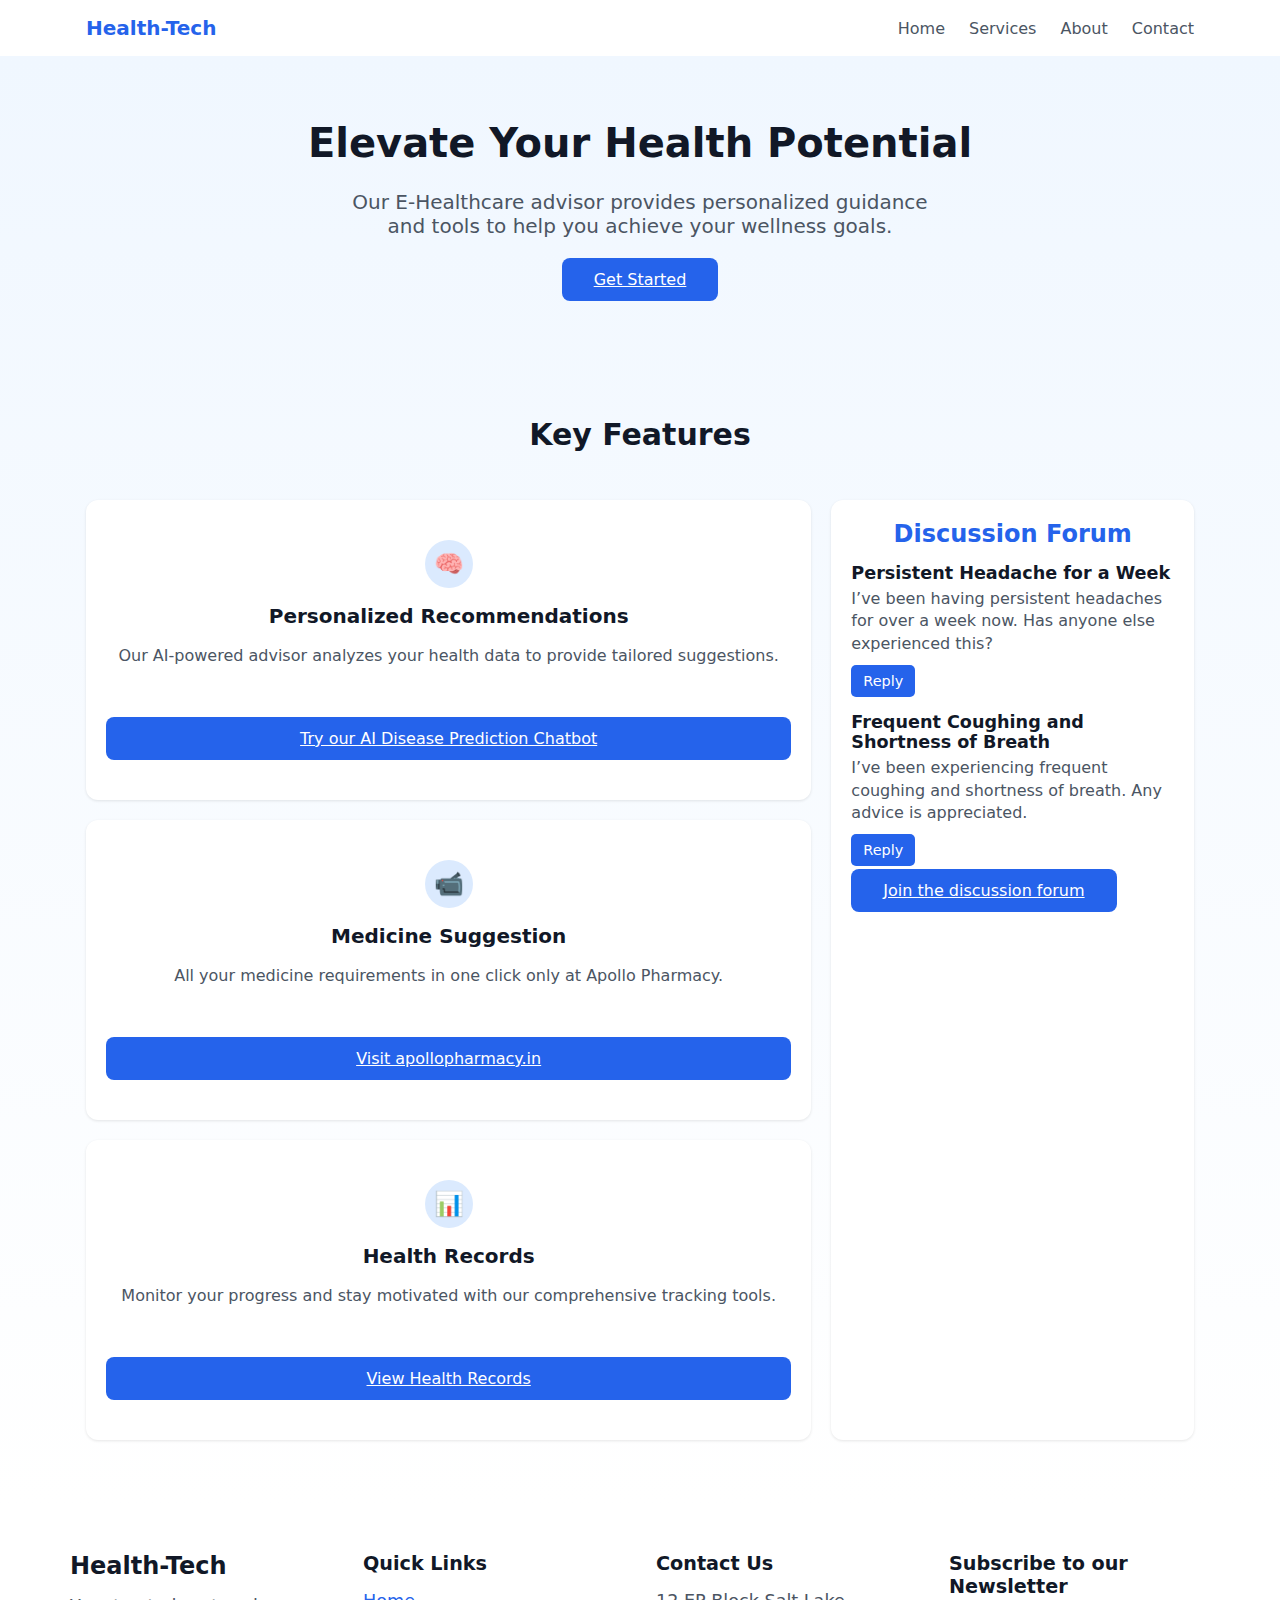
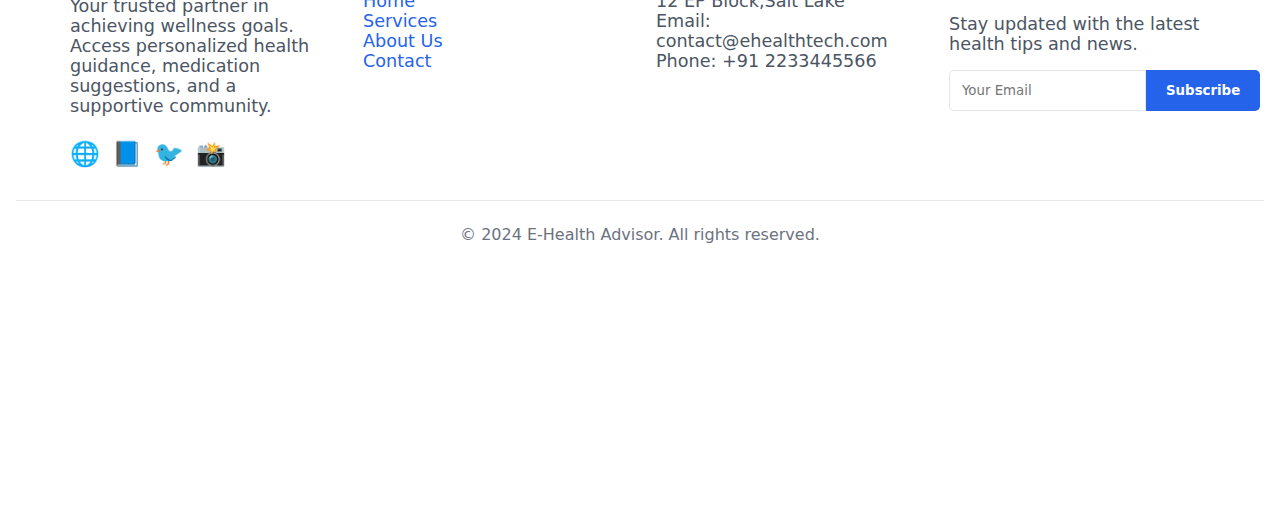
<file: index.html>
<!DOCTYPE html>
<html lang="en">
<head>
    <meta charset="UTF-8">
    <meta name="viewport" content="width=device-width, initial-scale=1.0">
    <title>Health-Tech</title>
    <style>
        * {
            margin: 0;
            padding: 0;
            box-sizing: border-box;
            font-family: system-ui, -apple-system, sans-serif;
        }

        .nav {
            background: white;
            box-shadow: 0 1px 2px rgba(0, 0, 0, 0.1);
            padding: 1rem 0;
        }

        .nav-container {
            max-width: 1140px;
            margin: 0 auto;
            padding: 0 1rem;
            display: flex;
            justify-content: space-between;
            align-items: center;
        }

        .logo {
            font-size: 1.25rem;
            font-weight: bold;
            color: #2563eb;
        }

        .nav-links {
            display: flex;
            gap: 1.5rem;
        }

        .nav-links a {
            color: #4b5563;
            text-decoration: none;
            transition: color 0.2s;
        }

        .nav-links a:hover {
            color: #2563eb;
        }

        .main {
            min-height: 100vh;
            background: linear-gradient(to bottom, #f0f7ff, white);
        }

        .hero {
            max-width: 1140px;
            margin: 0 auto;
            padding: 4rem 1rem;
            text-align: center;
        }

        .hero h1 {
            font-size: 2.5rem;
            color: #111827;
            margin-bottom: 1.5rem;
            font-weight: bold;
        }

        .hero p {
            font-size: 1.25rem;
            color: #4b5563;
            margin-bottom: 2rem;
            max-width: 36rem;
            margin-left: auto;
            margin-right: auto;
        }

        .btn {
            background: #2563eb;
            color: white;
            padding: 0.75rem 2rem;
            border-radius: 0.5rem;
            border: none;
            font-size: 1rem;
            cursor: pointer;
            transition: background-color 0.2s;
        }

        .btn:hover {
            background: #1d4ed8;
        }

        .features {
            max-width: 1140px;
            margin: 0 auto;
            padding: 4rem 1rem;
        }

        .features h2 {
            font-size: 1.875rem;
            text-align: center;
            margin-bottom: 3rem;
            color: #111827;
        }

        .features-container {
            display: grid;
            grid-template-columns: 2fr 1fr;
            gap: 20px;
        }

        .features-grid {
            display: grid;
            grid-template-columns: 1fr;
            gap: 20px;
        }

        .feature-card {
            display: flex;
            flex-direction: column;
            justify-content: space-between;
            background: white;
            border-radius: 0.75rem;
            padding: 40px 20px;
            min-height: 300px;
            text-align: center;
            box-shadow: 0 1px 3px rgba(0, 0, 0, 0.1);
            transition: box-shadow 0.2s;
        }

        .feature-card:hover {
            box-shadow: 0 4px 6px rgba(0, 0, 0, 0.1);
        }

        .feature-icon {
            width: 3rem;
            height: 3rem;
            background: #dbeafe;
            border-radius: 50%;
            display: flex;
            align-items: center;
            justify-content: center;
            margin: 0 auto 1rem;
            font-size: 1.5rem;
        }

        .feature-card h3 {
            font-size: 1.25rem;
            color: #111827;
            margin-bottom: 1rem;
        }

        .feature-card p {
            color: #4b5563;
            line-height: 1.5;
        }
        .feature-card .btn {
            margin-top: auto; 
        }
        .discussion-forum {
            background: white;
            border-radius: 0.75rem;
            padding: 20px;
            min-height: 300px;
            box-shadow: 0 1px 3px rgba(0, 0, 0, 0.1);
        }

        .discussion-forum h3 {
            color: #2563eb;
            font-size: 1.5rem;
            margin-bottom: 15px;
            text-align: center;
        }

        .forum-post {
            margin-bottom: 15px;
        }

        .forum-post h4 {
            font-size: 1.1rem;
            color: #111827;
            margin-bottom: 5px;
        }

        .forum-post p {
            color: #4b5563;
            line-height: 1.4;
        }

        .reply-button {
            background: #2563eb;
            color: white;
            padding: 8px 12px;
            border: none;
            border-radius: 5px;
            font-size: 0.9rem;
            cursor: pointer;
            transition: background-color 0.2s;
            margin-top: 10px;
        }

        .reply-button:hover {
            background: #1d4ed8;
        }

        @media (max-width: 768px) {
            .features-container {
                grid-template-columns: 1fr;
            }

            .nav-links {
                display: none;
            }

            .hero h1 {
                font-size: 2rem;
            }
        } (Existing CSS styles...) */
    </style>
</head>
<body>
    <nav class="nav">
        <div class="nav-container">
            <div class="logo">Health-Tech</div>
            <div class="nav-links">
                <a href="index.html">Home</a>
                <a href="services.html">Services</a>
                <a href="about.html">About</a>
                <a href="contact.html">Contact</a>
            </div>
        </div>
    </nav>

    <main class="main">
        <section class="hero">
            <h1>Elevate Your Health Potential</h1>
            <p>Our E-Healthcare advisor provides personalized guidance and tools to help you achieve your wellness goals.</p>
            <a href="login.html" class="btn service-button">Get Started</a>
        </section>

        <section class="features">
            <h2>Key Features</h2>
            <div class="features-container">
                <div class="features-grid">
                    <div class="feature-card">
                        <div class="feature-icon">🧠</div>
                        <h3>Personalized Recommendations</h3>
                        <p>Our AI-powered advisor analyzes your health data to provide tailored suggestions.</p>
                        <a href="chatbot.html" class="btn service-button">Try our AI Disease Prediction Chatbot</a>
                    </div>
                    <div class="feature-card">
                        <div class="feature-icon">📹</div>
                        <h3>Medicine Suggestion</h3>
                        <p>All your medicine requirements in one click only at Apollo Pharmacy.</p>
                        <a href="https://www.apollopharmacy.in/" target="_blank" class="btn">Visit apollopharmacy.in</a>
                    </div>
                    <div class="feature-card">
                        <div class="feature-icon">📊</div>
                        <h3>Health Records</h3>
                        <p>Monitor your progress and stay motivated with our comprehensive tracking tools.</p>
                        <a href="records.html" class="btn service-button">View Health Records</a>
                    </div>
                </div>

               <div class="discussion-forum">
                    <h3>Discussion Forum</h3>
                    <div class="forum-post">
                        <h4>Persistent Headache for a Week</h4>
                        <p>I’ve been having persistent headaches for over a week now. Has anyone else experienced this?</p>
                        <button class="reply-button">Reply</button>
                    </div>
                    <div class="forum-post">
                        <h4>Frequent Coughing and Shortness of Breath</h4>
                        <p>I’ve been experiencing frequent coughing and shortness of breath. Any advice is appreciated.</p>
                        <button class="reply-button">Reply</button>
                    </div>
                    
                    <a href="forum.html" class="btn service-button">Join the discussion forum</a>
                </div>
          </div>
        </section>
    </main>
</body>
<!-- Footer Section -->
<footer style="background: white; color: #111827; padding: 3rem 1rem; font-size: 1rem;">
    <div style="max-width: 1140px; margin: 0 auto; display: flex; flex-wrap: wrap; justify-content: space-between; gap: 2rem;">

        <div style="flex: 1; min-width: 250px;">
            <h3 style="font-size: 1.5rem; margin-bottom: 1rem; font-weight: bold;">Health-Tech</h3>
            <p style="color: #4b5563; margin-bottom: 1.5rem; font-size: 1.1rem;">
                Your trusted partner in achieving wellness goals. Access personalized health guidance, medication suggestions, and a supportive community.
            </p>
            <div style="display: flex; gap: 0.75rem; font-size: 1.5rem;">
                <a href="#" style="color: #2563eb; text-decoration: none;">🌐</a>
                <a href="#" style="color: #2563eb; text-decoration: none;">📘</a>
                <a href="#" style="color: #2563eb; text-decoration: none;">🐦</a>
                <a href="#" style="color: #2563eb; text-decoration: none;">📸</a>
            </div>
        </div>

        <div style="flex: 1; min-width: 150px;">
            <h4 style="font-size: 1.2rem; margin-bottom: 1rem; font-weight: bold; color: #111827;">Quick Links</h4>
            <ul style="list-style: none; padding: 0; color: #4b5563; font-size: 1.1rem;">
                <li><a href="index.html" style="color: #2563eb; text-decoration: none;">Home</a></li>
                <li><a href="services.html" style="color: #2563eb; text-decoration: none;">Services</a></li>
                <li><a href="about.html" style="color: #2563eb; text-decoration: none;">About Us</a></li>
                <li><a href="contact.html" style="color: #2563eb; text-decoration: none;">Contact</a></li>
            </ul>
        </div>
        <div style="flex: 1; min-width: 250px;">
            <h4 style="font-size: 1.2rem; margin-bottom: 1rem; font-weight: bold; color: #111827;">Contact Us</h4>
            <p style="color: #4b5563; font-size: 1.1rem;">12 EP Block,Salt Lake</p>
            <p style="color: #4b5563; font-size: 1.1rem;">Email: contact@ehealthtech.com</p>
            <p style="color: #4b5563; font-size: 1.1rem;">Phone: +91 2233445566</p>
        </div>

        <div style="flex: 1; min-width: 250px;">
            <h4 style="font-size: 1.2rem; margin-bottom: 1rem; font-weight: bold; color: #111827;">Subscribe to our Newsletter</h4>
            <p style="color: #4b5563; margin-bottom: 1rem; font-size: 1.1rem;">Stay updated with the latest health tips and news.</p>
            <form style="display: flex;">
                <input type="email" placeholder="Your Email" required style="padding: 0.75rem; border: 1px solid #e5e7eb; border-radius: 5px 0 0 5px; outline: none; flex: 1;">
                <button type="submit" style="background: #2563eb; border: none; padding: 0.75rem 1.25rem; color: white; font-weight: bold; border-radius: 0 5px 5px 0; cursor: pointer;">Subscribe</button>
            </form>
        </div>
    </div>

    <div style="border-top: 1px solid #e5e7eb; margin-top: 2rem; padding-top: 1.5rem; text-align: center;">
        <div style="display: flex; flex-direction: column; align-items: center; gap: 1rem;">
            <p style="color: #6b7280; font-size: 1rem;">&copy; 2024 E-Health Advisor. All rights reserved.</p>
            <div style="width: 100%; max-width: 600px; height: 200px; border-radius: 10px; overflow: hidden;">
                <iframe 
                    src="https://www.google.com/maps/embed?pb=!1m18!1m12!1m3!1d3153.835434846293!2d-122.41941548468166!3d37.774929279758135!2m3!1f0!2f0!3f0!3m2!1i1024!2i768!4f13.1!3m3!1m2!1s0x80858064c2b7f4d3%3A0x5a0f6b8e3cb96ec2!2sHealth%20City!5e0!3m2!1sen!2sus!4v1616464636658!5m2!1sen!2sus" 
                    width="100%" 
                    height="100%" 
                    style="border: 0;" 
                    allowfullscreen="" 
                    loading="lazy">
                </iframe>
            </div>
        </div>
 </div>
</footer>
</html>
</file>
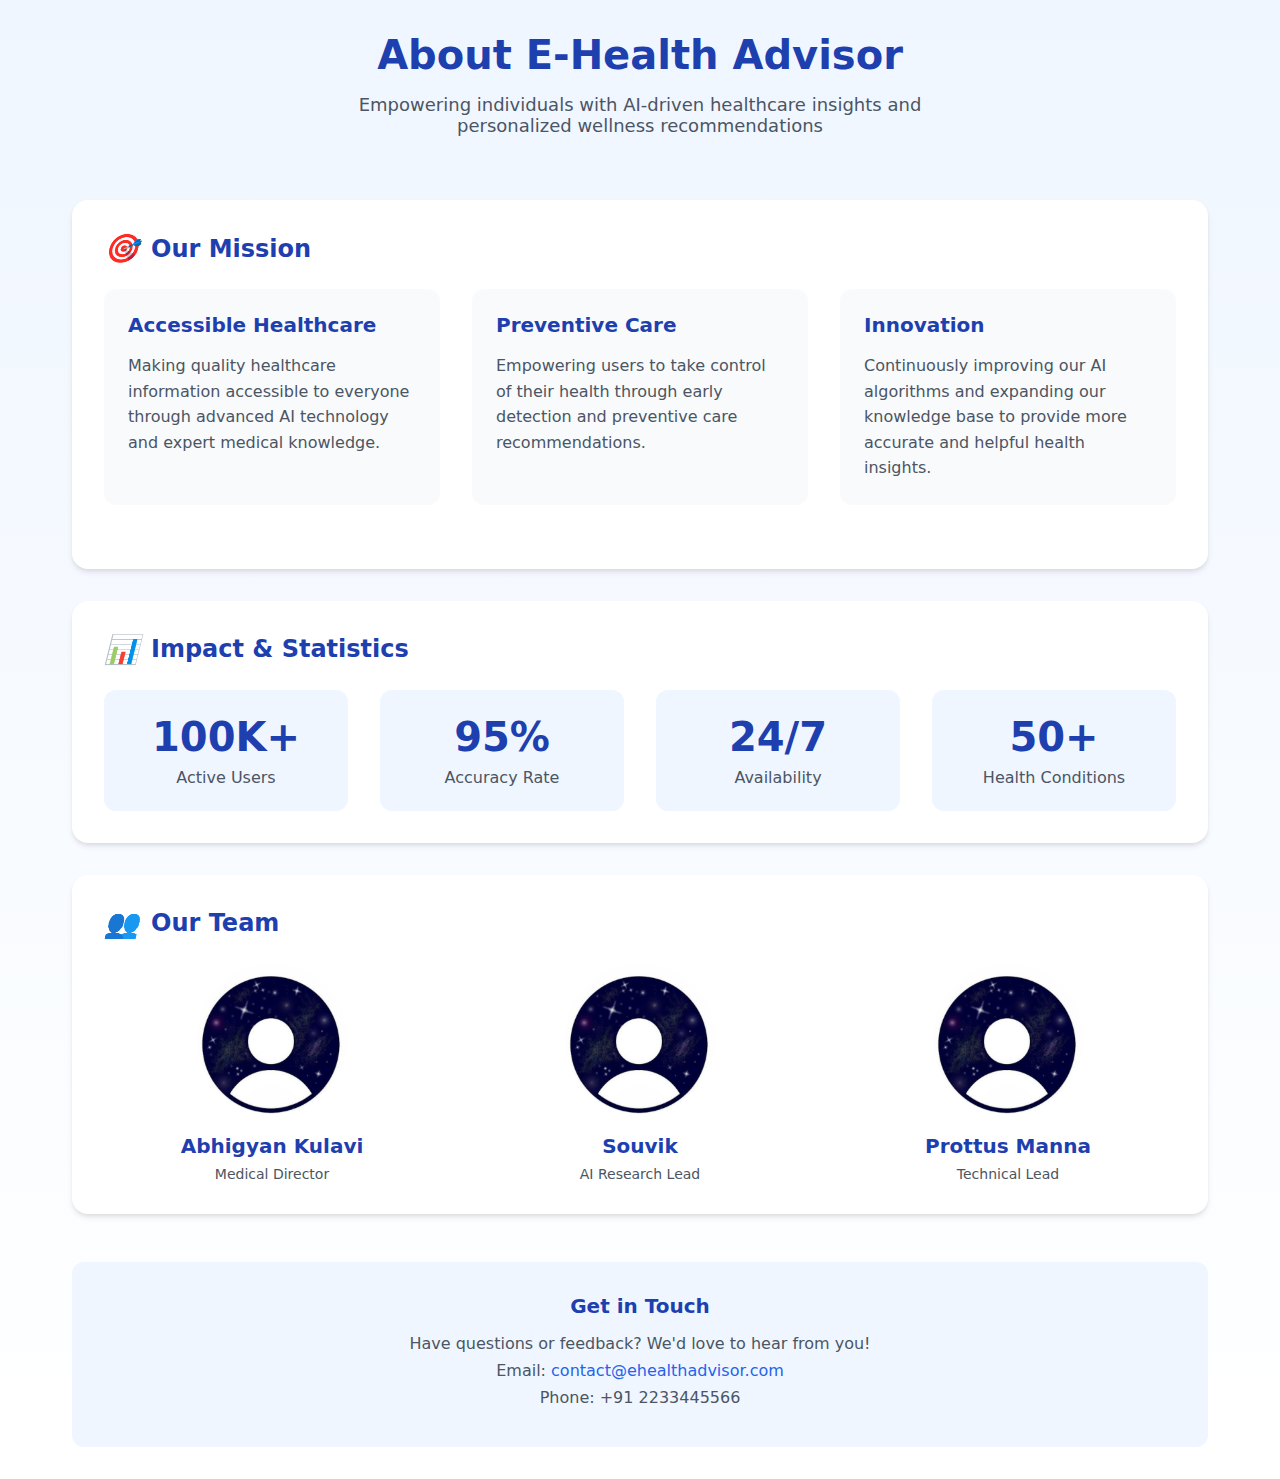
<file: about.html>
<!DOCTYPE html>
<html lang="en">
<head>
    <meta charset="UTF-8">
    <meta name="viewport" content="width=device-width, initial-scale=1.0">
    <title>E-Health Advisor - About Us</title>
    <style>
        * {
            margin: 0;
            padding: 0;
            box-sizing: border-box;
            font-family: system-ui, -apple-system, sans-serif;
        }

        body {
            min-height: 100vh;
            background: linear-gradient(to bottom, #EFF6FF, #FFFFFF);
        }

        .container {
            max-width: 1200px;
            margin: 0 auto;
            padding: 2rem;
        }

        .header {
            text-align: center;
            margin-bottom: 4rem;
        }

        .header h1 {
            color: #1E40AF;
            font-size: 2.5rem;
            font-weight: bold;
            margin-bottom: 1rem;
        }

        .header p {
            color: #4B5563;
            font-size: 1.125rem;
            max-width: 600px;
            margin: 0 auto;
        }

        .section {
            background: white;
            border-radius: 1rem;
            padding: 2rem;
            margin-bottom: 2rem;
            box-shadow: 0 4px 6px -1px rgba(0, 0, 0, 0.1), 0 2px 4px -1px rgba(0, 0, 0, 0.06);
        }

        .section-title {
            color: #1E40AF;
            font-size: 1.5rem;
            font-weight: bold;
            margin-bottom: 1.5rem;
            display: flex;
            align-items: center;
            gap: 0.75rem;
        }

        .section-title i {
            font-size: 1.75rem;
        }

        .mission-grid {
            display: grid;
            grid-template-columns: repeat(auto-fit, minmax(300px, 1fr));
            gap: 2rem;
            margin-bottom: 2rem;
        }

        .mission-card {
            background: #F8FAFC;
            padding: 1.5rem;
            border-radius: 0.75rem;
            transition: transform 0.2s;
        }

        .mission-card:hover {
            transform: translateY(-5px);
        }

        .mission-card h3 {
            color: #1E40AF;
            font-size: 1.25rem;
            margin-bottom: 1rem;
        }

        .mission-card p {
            color: #4B5563;
            line-height: 1.6;
        }

        .stats-grid {
            display: grid;
            grid-template-columns: repeat(auto-fit, minmax(200px, 1fr));
            gap: 2rem;
            text-align: center;
        }

        .stat-card {
            background: #EFF6FF;
            padding: 1.5rem;
            border-radius: 0.75rem;
        }

        .stat-number {
            color: #1E40AF;
            font-size: 2.5rem;
            font-weight: bold;
            margin-bottom: 0.5rem;
        }

        .stat-label {
            color: #4B5563;
            font-size: 1rem;
        }

        .team-grid {
            display: grid;
            grid-template-columns: repeat(auto-fit, minmax(250px, 1fr));
            gap: 2rem;
        }

        .team-member {
            text-align: center;
        }

        .team-member img {
            width: 150px;
            height: 150px;
            border-radius: 50%;
            margin-bottom: 1rem;
            object-fit: cover;
        }

        .team-member h3 {
            color: #1E40AF;
            font-size: 1.25rem;
            margin-bottom: 0.5rem;
        }

        .team-member p {
            color: #4B5563;
            font-size: 0.875rem;
        }

        .contact-info {
            text-align: center;
            margin-top: 3rem;
            padding: 2rem;
            background: #EFF6FF;
            border-radius: 0.75rem;
        }

        .contact-info h3 {
            color: #1E40AF;
            font-size: 1.25rem;
            margin-bottom: 1rem;
        }

        .contact-info p {
            color: #4B5563;
            margin-bottom: 0.5rem;
        }

        .contact-info a {
            color: #2563EB;
            text-decoration: none;
            font-weight: 500;
        }

        @media (max-width: 768px) {
            .header h1 {
                font-size: 2rem;
            }

            .section {
                padding: 1.5rem;
            }

            .mission-grid,
            .stats-grid,
            .team-grid {
                grid-template-columns: 1fr;
            }
        }
    </style>
</head>
<body>
    <div class="container">
        <div class="header">
            <h1>About E-Health Advisor</h1>
            <p>Empowering individuals with AI-driven healthcare insights and personalized wellness recommendations</p>
        </div>

        <div class="section">
            <h2 class="section-title">
                <i>🎯</i>
                Our Mission
            </h2>
            <div class="mission-grid">
                <div class="mission-card">
                    <h3>Accessible Healthcare</h3>
                    <p>Making quality healthcare information accessible to everyone through advanced AI technology and expert medical knowledge.</p>
                </div>
                <div class="mission-card">
                    <h3>Preventive Care</h3>
                    <p>Empowering users to take control of their health through early detection and preventive care recommendations.</p>
                </div>
                <div class="mission-card">
                    <h3>Innovation</h3>
                    <p>Continuously improving our AI algorithms and expanding our knowledge base to provide more accurate and helpful health insights.</p>
                </div>
            </div>
        </div>

        <div class="section">
            <h2 class="section-title">
                <i>📊</i>
                Impact & Statistics
            </h2>
            <div class="stats-grid">
                <div class="stat-card">
                    <div class="stat-number">100K+</div>
                    <div class="stat-label">Active Users</div>
                </div>
                <div class="stat-card">
                    <div class="stat-number">95%</div>
                    <div class="stat-label">Accuracy Rate</div>
                </div>
                <div class="stat-card">
                    <div class="stat-number">24/7</div>
                    <div class="stat-label">Availability</div>
                </div>
                <div class="stat-card">
                    <div class="stat-number">50+</div>
                    <div class="stat-label">Health Conditions</div>
                </div>
            </div>
        </div>

        <div class="section">
            <h2 class="section-title">
                <i>👥</i>
                Our Team
            </h2>
            <div class="team-grid">
                <div class="team-member">
                    <img src="Screenshot 2024-11-10 211518.png" alt="Director">
                    <h3>Abhigyan Kulavi</h3>
                    <p>Medical Director</p>
                </div>
                <div class="team-member">
                    <img src="Screenshot 2024-11-10 211518.png" alt="AI Lead">
                    <h3>Souvik</h3>
                    <p>AI Research Lead</p>
                </div>
                <div class="team-member">
                    <img src="Screenshot 2024-11-10 211518.png" alt="Technical Lead">
                    <h3>Prottus Manna</h3>
                    <p>Technical Lead</p>
                </div>
            </div>
        </div>

        <div class="contact-info">
            <h3>Get in Touch</h3>
            <p>Have questions or feedback? We'd love to hear from you!</p>
            <p>Email: <a href="mailto:contact@ehealttech.com">contact@ehealthadvisor.com</a></p>
            <p>Phone: +91 2233445566</p>
        </div>
    </div>
</body>
</html>
</file>
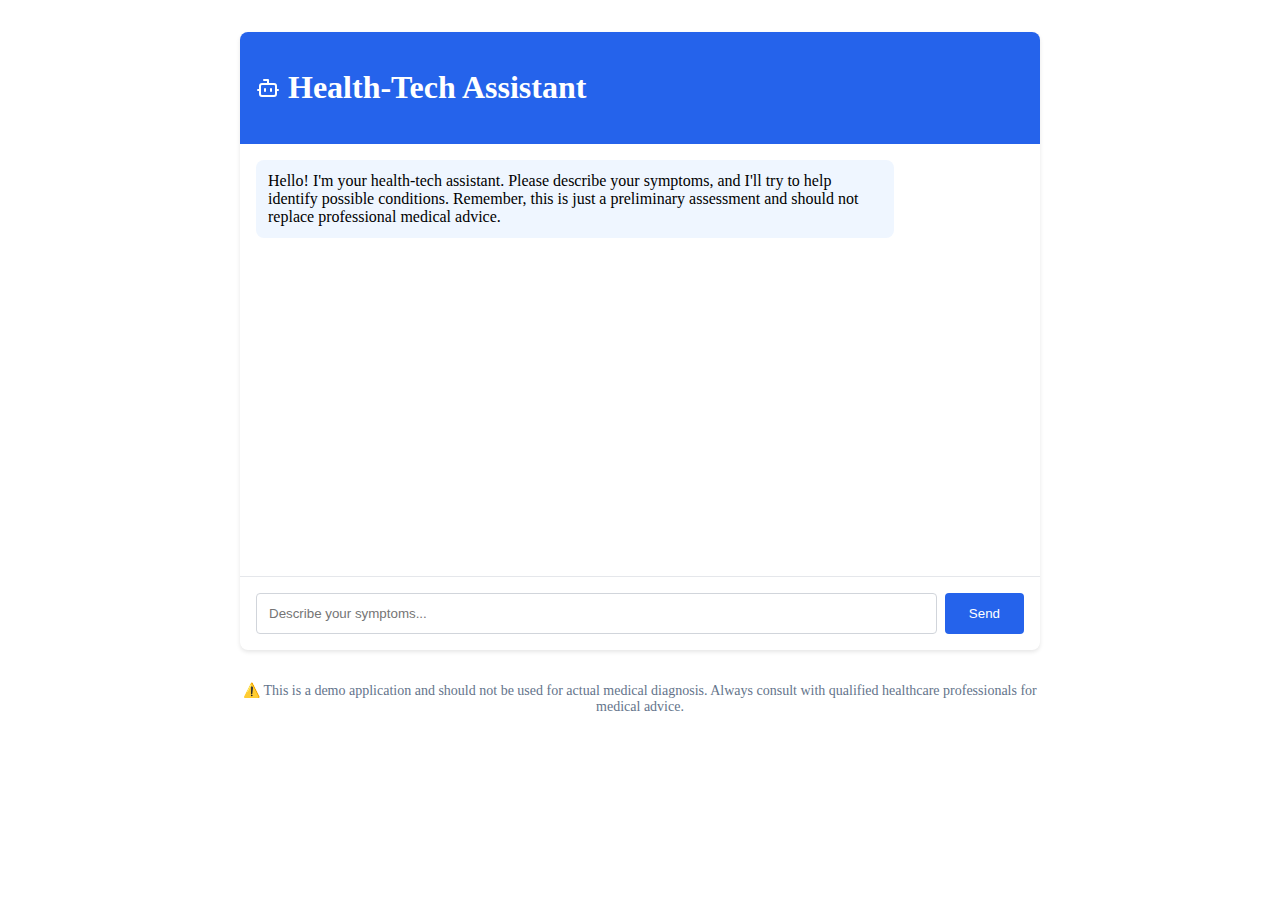
<file: chatbot.html>
<!DOCTYPE html>
<html lang="en">
<head>
    <meta charset="UTF-8">
    <meta name="viewport" content="width=device-width, initial-scale=1.0">
    <title>AI Disease Prediction</title>
    <style>
        .chat-container {
            max-width: 800px;
            margin: 2rem auto;
            background: white;
            border-radius: 8px;
            box-shadow: 0 2px 4px rgba(0,0,0,0.1);
            overflow: hidden;
        }

        .chat-header {
            background: #2563eb;
            color: white;
            padding: 1rem;
            display: flex;
            align-items: center;
            gap: 0.5rem;
        }

        .messages {
            height: 400px;
            overflow-y: auto;
            padding: 1rem;
        }

        .message {
            margin-bottom: 1rem;
            display: flex;
            gap: 0.5rem;
        }

        .message.user {
            flex-direction: row-reverse;
        }

        .message-content {
            max-width: 80%;
            padding: 0.75rem;
            border-radius: 8px;
        }

        .bot .message-content {
            background: #eff6ff;
        }

        .user .message-content {
            background: #f0fdf4;
        }

        .input-area {
            padding: 1rem;
            border-top: 1px solid #e5e7eb;
            display: flex;
            gap: 0.5rem;
        }

        .input-area input {
            flex: 1;
            padding: 0.75rem;
            border: 1px solid #d1d5db;
            border-radius: 4px;
        }

        .input-area button {
            padding: 0.75rem 1.5rem;
            background: #2563eb;
            color: white;
            border: none;
            border-radius: 4px;
            cursor: pointer;
        }

        .input-area button:hover {
            background: #1d4ed8;
        }

        .disclaimer {
            max-width: 800px;
            margin: 1rem auto;
            text-align: center;
            color: #64748b;
            font-size: 0.875rem;
        }
    </style>
</head>
<body>
    <div class="chat-container">
        <div class="chat-header">
            <svg xmlns="http://www.w3.org/2000/svg" width="24" height="24" viewBox="0 0 24 24" fill="none" stroke="currentColor" stroke-width="2" stroke-linecap="round" stroke-linejoin="round"><path d="M12 8V4H8"/><rect width="16" height="12" x="4" y="8" rx="2"/><path d="M2 14h2"/><path d="M20 14h2"/><path d="M15 13v2"/><path d="M9 13v2"/></svg>
            <h1>Health-Tech Assistant</h1>
        </div>
        <div class="messages" id="messages"></div>
        <div class="input-area">
            <input type="text" id="userInput" placeholder="Describe your symptoms...">
            <button onclick="sendMessage()">Send</button>
        </div>
    </div>
    <div class="disclaimer">
        ⚠️ This is a demo application and should not be used for actual medical diagnosis.
        Always consult with qualified healthcare professionals for medical advice.
    </div>

    <script>
        const diseases = [
            {
                name: "Common Cold",
                symptoms: ["runny nose", "sore throat", "cough", "congestion", "mild fever", "sneezing"],
                description: "A viral infection of the upper respiratory tract."
            },
            {
                name: "Influenza",
                symptoms: ["high fever", "body aches", "fatigue", "headache", "dry cough", "chills"],
                description: "A viral infection that attacks your respiratory system."
            },
            {
                name: "Migraine",
                symptoms: ["severe headache", "nausea", "sensitivity to light", "sensitivity to sound", "visual disturbances"],
                description: "A headache disorder characterized by recurrent headaches."
            },
            {
                name: "Food Poisoning",
                symptoms: ["nausea", "vomiting", "diarrhea", "stomach cramps", "fever", "weakness"],
                description: "Illness caused by eating contaminated food."
            },
            {
                name: "Allergic Rhinitis",
                symptoms: ["sneezing", "runny nose", "itchy eyes", "congestion", "watery eyes"],
                description: "Inflammation of the nasal passages caused by allergies."
            },
             {
                  name: "Appendicitis",
                  symptoms: ["abdominal pain", "fever", "nausea", "loss of appetite", "pain near belly button", "pain in lower right abdomen", "vomiting", "constipation", "diarrhea", "inability to pass gas"],
                  description: "Inflammation of the appendix, requiring immediate medical attention."
              },
              {
                  name: "Gastroenteritis",
                  symptoms: ["stomach pain", "abdominal cramps", "fever", "nausea", "vomiting", "watery diarrhea", "muscle aches", "headache", "loss of appetite", "dehydration"],
                  description: "Inflammation of the digestive system, often caused by viral or bacterial infection."
              },

              {
                  name: "Cholecystitis",
                  symptoms: ["intense abdominal pain", "fever", "nausea", "vomiting", "pain after eating fatty foods", "jaundice", "abdominal tenderness", "bloating"],
                  description: "Inflammation of the gallbladder often due to gallstones, requiring timely treatment."
              },
              {
                  name: "Liver Cirrhosis",
                  symptoms: ["fatigue", "weakness", "easy bruising", "itchy skin", "jaundice", "ascites", "swelling in legs", "loss of appetite", "weight loss"],
                  description: "Chronic liver damage leading to scarring and loss of liver function."
              },
              {
                  name: "Multiple Sclerosis",
                  symptoms: ["numbness", "tingling", "vision loss", "fatigue", "weakness", "difficulty walking", "muscle stiffness", "dizziness", "bladder problems"],
                  description: "An autoimmune disease affecting the central nervous system, impacting mobility and other functions."
              },
              {
                  name: "Systemic Lupus Erythematosus (SLE)",
                  symptoms: ["fatigue", "joint pain", "rash", "fever", "mouth sores", "hair loss", "sensitivity to sunlight", "shortness of breath", "chest pain"],
                  description: "A chronic autoimmune disease that can affect multiple organs, including skin and joints."
              },
              {
                  name: "Chronic Obstructive Pulmonary Disease (COPD)",
                  symptoms: ["shortness of breath", "chronic cough", "frequent respiratory infections", "fatigue", "wheezing", "chest tightness"],
                  description: "A group of lung diseases causing airflow blockage and breathing issues."
              },
              {
                  name: "Rheumatoid Arthritis",
                  symptoms: ["joint pain", "stiffness", "swelling", "fatigue", "fever", "weight loss", "reduced mobility"],
                  description: "An autoimmune disorder that primarily affects joints, causing inflammation and pain."
              },
              {
                  name: "Parkinson's Disease",
                  symptoms: ["tremors", "muscle stiffness", "slowed movement", "balance problems", "difficulty with coordination", "speech changes"],
                  description: "A neurological disorder that affects movement, leading to tremors and balance issues."
              },
              {
                  name: "Leukemia",
                  symptoms: ["fever", "fatigue", "frequent infections", "easy bleeding", "weight loss", "bone pain", "swollen lymph nodes"],
                  description: "A cancer of blood-forming tissues, affecting white blood cell production."
              },
              {
                  name: "Alzheimer's Disease",
                  symptoms: ["memory loss", "difficulty in thinking", "disorientation", "mood swings", "language problems", "difficulty performing daily tasks"],
                  description: "A progressive neurological disorder that leads to memory loss and cognitive decline."
              },
              {
                  name: "Chronic Heart Failure",
                  symptoms: ["shortness of breath", "fatigue", "swollen legs", "rapid heartbeat", "persistent cough", "loss of appetite", "fluid retention"],
                  description: "A condition where the heart cannot pump blood efficiently, leading to symptoms of fatigue and fluid build-up."
              },
              {
                  name: "Celiac Disease",
                  symptoms: ["diarrhea", "bloating", "abdominal pain", "fatigue", "weight loss", "iron deficiency anemia", "skin rash"],
                  description: "An autoimmune disorder where ingestion of gluten leads to damage in the small intestine."
              },
              {
                  name: "Lupus Nephritis",
                  symptoms: ["blood in urine", "swelling in legs and ankles", "high blood pressure", "joint pain", "fever", "rash", "fatigue"],
                  description: "An inflammation of the kidneys caused by systemic lupus erythematosus, an autoimmune disease."
              },
              {
                  name: "Hepatitis B",
                  symptoms: ["yellowing of skin", "abdominal pain", "dark urine", "joint pain", "loss of appetite", "nausea", "fever"],
                  description: "A viral infection that attacks the liver and can cause both acute and chronic liver diseases."
              },
              {
                  name: "Amyotrophic Lateral Sclerosis (ALS)",
                  symptoms: ["muscle weakness", "difficulty speaking", "difficulty swallowing", "muscle cramps", "poor coordination", "difficulty breathing"],
                  description: "A progressive neurological disease that affects nerve cells controlling voluntary muscles."
              },
              {
                  name: "Lyme Disease",
                  symptoms: ["fever", "headache", "fatigue", "skin rash", "joint pain", "heart palpitations", "facial paralysis"],
                  description: "A tick-borne bacterial infection causing a range of symptoms, often with a characteristic bull's-eye rash."
              },
              {
                  name: "Huntington's Disease",
                  symptoms: ["involuntary movements", "impaired coordination", "cognitive decline", "personality changes", "difficulty in swallowing", "depression"],
                  description: "An inherited condition where nerve cells in the brain break down over time, affecting movement and cognition."
              },
              {
                  name: "Osteoporosis",
                  symptoms: ["back pain", "loss of height over time", "stooped posture", "bone fractures", "joint pain", "muscle weakness"],
                  description: "A condition where bones become weak and brittle, making them prone to fractures."
              },
              {
                  name: "Cystic Fibrosis",
                  symptoms: ["persistent cough", "frequent lung infections", "wheezing", "poor growth", "weight loss", "salty-tasting skin"],
                  description: "A genetic disorder affecting the lungs and digestive system, leading to thick mucus build-up in organs."
              },
              {
                  name: "Chronic Fatigue Syndrome",
                  symptoms: ["extreme fatigue", "muscle pain", "joint pain", "sleep disturbances", "difficulty concentrating", "memory problems"],
                  description: "A complex disorder characterized by persistent, unexplained fatigue that doesn’t improve with rest."
              },
              {
                  name: "Guillain-Barré Syndrome",
                  symptoms: ["muscle weakness", "numbness", "tingling", "loss of reflexes", "difficulty walking", "difficulty breathing"],
                  description: "A rare autoimmune disorder where the body's immune system attacks nerves, leading to muscle weakness and paralysis."
              },
              {
                  name: "Endometriosis",
                  symptoms: ["severe menstrual cramps", "chronic pelvic pain", "painful intercourse", "infertility", "fatigue", "digestive issues"],
                  description: "A disorder where tissue similar to the lining inside the uterus grows outside it, causing pain and potential fertility issues."
              },
              {
                  name: "Epilepsy",
                  symptoms: ["recurrent seizures", "confusion", "loss of consciousness", "staring spells", "muscle spasms", "anxiety"],
                  description: "A neurological disorder marked by sudden, recurrent episodes of sensory disturbance or convulsions due to abnormal electrical activity in the brain."
              },
              {
                  name: "Crohn's Disease",
                  symptoms: ["abdominal pain", "diarrhea", "weight loss", "fatigue", "fever", "mouth sores", "reduced appetite"],
                  description: "A type of inflammatory bowel disease that causes chronic inflammation of the digestive tract."
              },
               {
                  name: "Myocardial Infarction (Heart Attack)",
                  symptoms: ["chest pain", "shortness of breath", "nausea", "sweating", "dizziness", "pain radiating to arm or jaw", "fatigue", "anxiety"],
                  description: "A medical emergency where blood flow to the heart is blocked, causing tissue damage."
              },
              {
                  name: "Chronic Liver Disease",
                  symptoms: ["jaundice", "swelling in legs and abdomen", "easy bruising", "fatigue", "weight loss", "itchy skin", "confusion"],
                  description: "Progressive liver damage from causes like hepatitis, fatty liver, or alcohol consumption, leading to liver failure over time."
              },
              {
                  name: "Pulmonary Embolism",
                  symptoms: ["sudden shortness of breath", "chest pain", "cough", "rapid heartbeat", "lightheadedness", "leg pain", "swelling in leg"],
                  description: "A blockage in the pulmonary arteries of the lungs, often caused by blood clots."
              },
              {
                  name: "Aortic Aneurysm",
                  symptoms: ["severe chest or abdominal pain", "back pain", "pulsing near the navel", "dizziness", "nausea", "sweating", "shortness of breath"],
                  description: "A dangerous swelling of the aorta, which can rupture if not treated urgently."
              },
              {
                  name: "Sickle Cell Anemia",
                  symptoms: ["anemia", "episodes of pain", "swelling in hands and feet", "frequent infections", "delayed growth", "vision problems"],
                  description: "A genetic blood disorder that causes red blood cells to form an abnormal crescent shape, affecting oxygen flow."
              },
              {
                  name: "Lymphoma",
                  symptoms: ["swollen lymph nodes", "fever", "night sweats", "unexplained weight loss", "fatigue", "itchy skin", "loss of appetite"],
                  description: "A type of blood cancer that begins in lymphocytes, affecting the immune system."
              },
              {
                  name: "Polycystic Ovary Syndrome (PCOS)",
                  symptoms: ["irregular periods", "excess hair growth", "acne", "weight gain", "hair thinning", "infertility", "dark patches on skin"],
                  description: "A hormonal disorder common among women of reproductive age, often leading to ovarian cysts."
              },
              {
                  name: "Meningitis",
                  symptoms: ["sudden high fever", "stiff neck", "severe headache", "sensitivity to light", "nausea", "vomiting", "seizures", "confusion"],
                  description: "An infection causing inflammation of the brain and spinal cord membranes, potentially life-threatening if untreated."
              },
              {
                  name: "Thalassemia",
                  symptoms: ["fatigue", "weakness", "pale skin", "slow growth in children", "swelling in abdomen", "dark urine"],
                  description: "A genetic blood disorder resulting in less hemoglobin and fewer red blood cells than normal, causing anemia."
              },
              {
                  name: "Hypothyroidism",
                  symptoms: ["fatigue", "weight gain", "cold intolerance", "dry skin", "muscle weakness", "depression", "constipation", "hair thinning"],
                  description: "A condition where the thyroid gland doesn’t produce enough hormones, slowing down body metabolism."
              },
              {
                  name: "Hyperthyroidism",
                  symptoms: ["weight loss", "rapid heartbeat", "increased appetite", "nervousness", "sweating", "tremors", "sleep problems", "enlarged thyroid"],
                  description: "An overactive thyroid condition leading to accelerated body metabolism, causing various symptoms."
              },
              {
                  name: "Addison's Disease",
                  symptoms: ["fatigue", "weight loss", "low blood pressure", "darkening of skin", "salt craving", "nausea", "abdominal pain"],
                  description: "A disorder where the adrenal glands don’t produce enough hormones, affecting metabolism and stress response."
              },
              {
                  name: "Multiple Myeloma",
                  symptoms: ["bone pain", "nausea", "constipation", "loss of appetite", "frequent infections", "fatigue", "anemia"],
                  description: "A cancer of plasma cells in the bone marrow, causing symptoms in bones, blood, and immune system."
              },
              {
                  name: "Pulmonary Fibrosis",
                  symptoms: ["shortness of breath", "dry cough", "fatigue", "unexplained weight loss", "aching muscles", "clubbing of fingers"],
                  description: "A lung disease that occurs when lung tissue becomes damaged and scarred, making it hard to breathe."
              },
              {
                  name: "Psoriatic Arthritis",
                  symptoms: ["joint pain", "stiffness", "swelling", "fatigue", "nail changes", "scaly skin patches", "limited joint range of motion"],
                  description: "An inflammatory arthritis associated with psoriasis, causing joint pain and skin symptoms."
              }
                    
              
            
        ];

        window.onload = function() {
            addMessage("Hello! I'm your health-tech assistant. Please describe your symptoms, and I'll try to help identify possible conditions. Remember, this is just a preliminary assessment and should not replace professional medical advice.", true);
        };

        function predictDisease(userSymptoms) {
            const userSymptomsList = userSymptoms.toLowerCase().split(/[,.]/).map(s => s.trim());
            
            const predictions = diseases.map(disease => {
                const matchedSymptoms = disease.symptoms.filter(symptom =>
                    userSymptomsList.some(userSymptom => 
                        userSymptom.includes(symptom) || symptom.includes(userSymptom)
                    )
                );

                const accuracy = (matchedSymptoms.length / disease.symptoms.length) * 100;
                return { disease, accuracy };
            });

            const sortedPredictions = predictions
                .filter(p => p.accuracy > 0)
                .sort((a, b) => b.accuracy - a.accuracy);

            if (sortedPredictions.length === 0) {
                return "I couldn't identify any specific conditions based on the symptoms you described. Please provide more details or consult a healthcare professional.";
            }

            const topPrediction = sortedPredictions[0];
            const predictionsText = sortedPredictions
                .map(({ disease, accuracy }) => 
                    `${disease.name} (${accuracy.toFixed(1)}% confidence)\n${disease.description}`
                )
                .join('\n\n');

            return `Based on your symptoms, I predict:\n\n${predictionsText}\n\n${
                topPrediction.accuracy < 90 
                    ? "⚠️ Since the accuracy is below 90%, it's strongly recommended to consult a healthcare professional for a proper diagnosis."
                    : "While this prediction has high accuracy, it's always good to consult with a healthcare professional for confirmation."
            }`;
        }

        function addMessage(text, isBot) {
            const messagesDiv = document.getElementById('messages');
            const messageDiv = document.createElement('div');
            messageDiv.className = `message ${isBot ? 'bot' : 'user'}`;
            
            const contentDiv = document.createElement('div');
            contentDiv.className = 'message-content';
            contentDiv.innerText = text;
            
            messageDiv.appendChild(contentDiv);
            messagesDiv.appendChild(messageDiv);
            messagesDiv.scrollTop = messagesDiv.scrollHeight;
        }

        function sendMessage() {
            const input = document.getElementById('userInput');
            const message = input.value.trim();
            
            if (message) {
                addMessage(message, false);
                const response = predictDisease(message);
                addMessage(response, true);
                input.value = '';
            }
        }

        document.getElementById('userInput').addEventListener('keypress', function(e) {
            if (e.key === 'Enter') {
                sendMessage();
            }
        });
    </script>
</body>
</html>
</file>
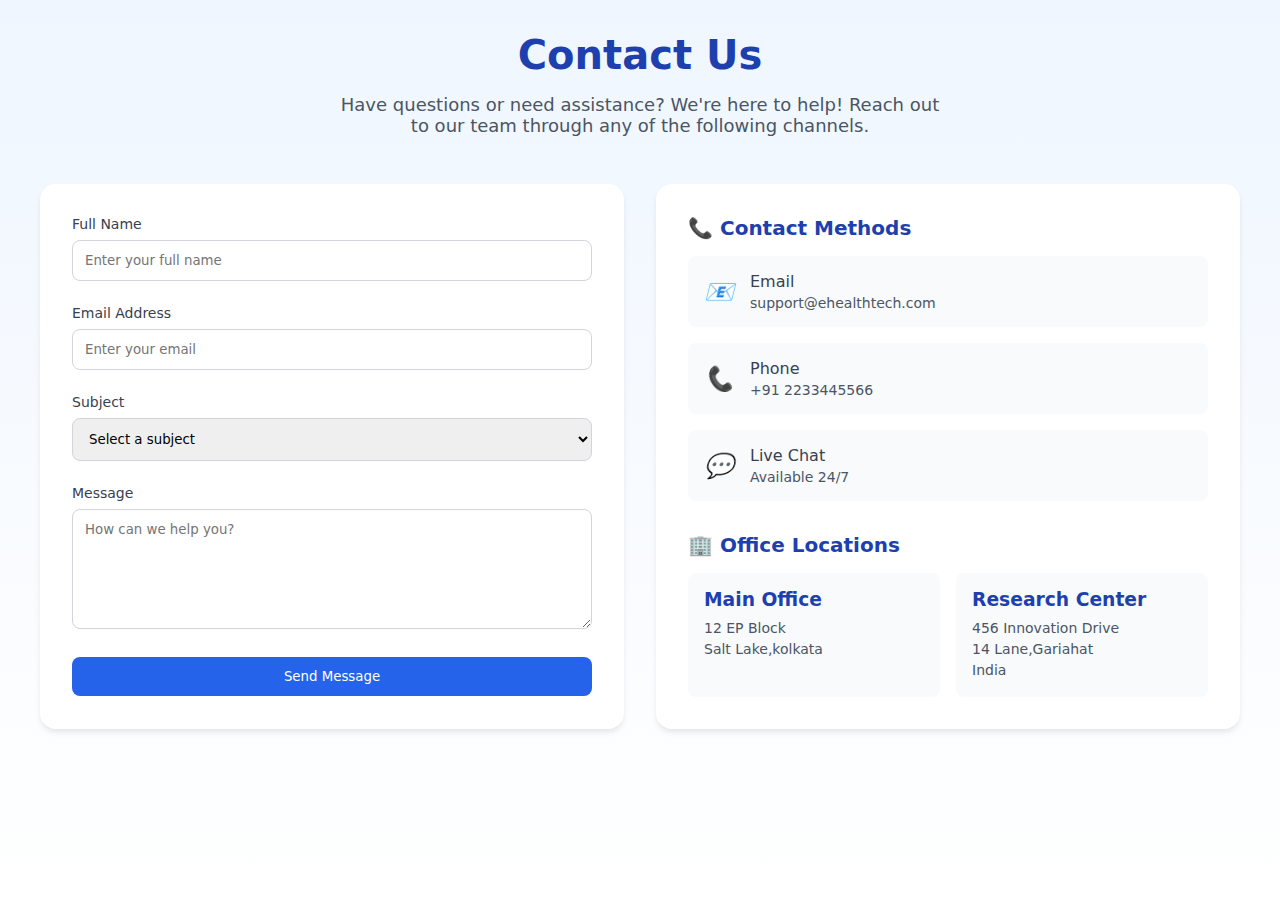
<file: contact.html>
<!DOCTYPE html>
<html lang="en">
<head>
    <meta charset="UTF-8">
    <meta name="viewport" content="width=device-width, initial-scale=1.0">
    <title>E-Health Advisor - Contact Us</title>
    <style>
        * {
            margin: 0;
            padding: 0;
            box-sizing: border-box;
            font-family: system-ui, -apple-system, sans-serif;
        }

        body {
            min-height: 100vh;
            background: linear-gradient(to bottom, #EFF6FF, #FFFFFF);
            padding: 2rem;
        }

        .container {
            max-width: 1200px;
            margin: 0 auto;
        }

        .header {
            text-align: center;
            margin-bottom: 3rem;
        }

        .header h1 {
            color: #1E40AF;
            font-size: 2.5rem;
            font-weight: bold;
            margin-bottom: 1rem;
        }

        .header p {
            color: #4B5563;
            font-size: 1.125rem;
            max-width: 600px;
            margin: 0 auto;
        }

        .contact-grid {
            display: grid;
            grid-template-columns: 1fr 1fr;
            gap: 2rem;
            margin-bottom: 3rem;
        }

        @media (max-width: 768px) {
            .contact-grid {
                grid-template-columns: 1fr;
            }
        }

        .contact-form {
            background: white;
            padding: 2rem;
            border-radius: 1rem;
            box-shadow: 0 4px 6px -1px rgba(0, 0, 0, 0.1);
        }

        .form-group {
            margin-bottom: 1.5rem;
        }

        .form-group label {
            display: block;
            font-size: 0.875rem;
            font-weight: 500;
            color: #374151;
            margin-bottom: 0.5rem;
        }

        .form-group input,
        .form-group textarea,
        .form-group select {
            width: 100%;
            padding: 0.75rem;
            border: 1px solid #D1D5DB;
            border-radius: 0.5rem;
            outline: none;
            transition: border-color 0.2s;
        }

        .form-group input:focus,
        .form-group textarea:focus,
        .form-group select:focus {
            border-color: #2563EB;
            box-shadow: 0 0 0 3px rgba(37, 99, 235, 0.1);
        }

        .form-group textarea {
            resize: vertical;
            min-height: 120px;
        }

        .submit-button {
            width: 100%;
            padding: 0.75rem;
            background-color: #2563EB;
            color: white;
            border: none;
            border-radius: 0.5rem;
            font-weight: 500;
            cursor: pointer;
            transition: background-color 0.2s;
        }

        .submit-button:hover {
            background-color: #1D4ED8;
        }

        .contact-info {
            background: white;
            padding: 2rem;
            border-radius: 1rem;
            box-shadow: 0 4px 6px -1px rgba(0, 0, 0, 0.1);
        }

        .info-section {
            margin-bottom: 2rem;
        }

        .info-section:last-child {
            margin-bottom: 0;
        }

        .info-section h2 {
            color: #1E40AF;
            font-size: 1.25rem;
            margin-bottom: 1rem;
            display: flex;
            align-items: center;
            gap: 0.5rem;
        }

        .contact-method {
            display: flex;
            align-items: center;
            gap: 1rem;
            margin-bottom: 1rem;
            padding: 1rem;
            background: #F8FAFC;
            border-radius: 0.5rem;
            transition: transform 0.2s;
        }

        .contact-method:hover {
            transform: translateY(-2px);
        }

        .contact-method i {
            font-size: 1.5rem;
            color: #2563EB;
        }

        .contact-method .details {
            flex: 1;
        }

        .contact-method .label {
            font-weight: 500;
            color: #374151;
            margin-bottom: 0.25rem;
        }

        .contact-method .value {
            color: #4B5563;
            font-size: 0.875rem;
        }

        .office-locations {
            display: grid;
            grid-template-columns: repeat(auto-fit, minmax(250px, 1fr));
            gap: 1rem;
        }

        .office {
            padding: 1rem;
            background: #F8FAFC;
            border-radius: 0.5rem;
        }

        .office h3 {
            color: #1E40AF;
            margin-bottom: 0.5rem;
        }

        .office p {
            color: #4B5563;
            font-size: 0.875rem;
            line-height: 1.5;
        }

        .success-message {
            display: none;
            background: #DEF7EC;
            color: #03543F;
            padding: 1rem;
            border-radius: 0.5rem;
            margin-top: 1rem;
            text-align: center;
        }

        .success-message.active {
            display: block;
        }
    </style>
</head>
<body>
    <div class="container">
        <div class="header">
            <h1>Contact Us</h1>
            <p>Have questions or need assistance? We're here to help! Reach out to our team through any of the following channels.</p>
        </div>

        <div class="contact-grid">
            <div class="contact-form">
                <form id="contactForm">
                    <div class="form-group">
                        <label for="name">Full Name</label>
                        <input type="text" id="name" required placeholder="Enter your full name">
                    </div>

                    <div class="form-group">
                        <label for="email">Email Address</label>
                        <input type="email" id="email" required placeholder="Enter your email">
                    </div>

                    <div class="form-group">
                        <label for="subject">Subject</label>
                        <select id="subject" required>
                            <option value="">Select a subject</option>
                            <option value="general">General Inquiry</option>
                            <option value="technical">Technical Support</option>
                            <option value="billing">Billing Question</option>
                            <option value="partnership">Partnership Opportunity</option>
                        </select>
                    </div>

                    <div class="form-group">
                        <label for="message">Message</label>
                        <textarea id="message" required placeholder="How can we help you?"></textarea>
                    </div>

                    <button type="submit" class="submit-button">Send Message</button>

                    <div class="success-message" id="successMessage">
                        Thank you for your message! We'll get back to you shortly.
                    </div>
                </form>
            </div>

            <div class="contact-info">
                <div class="info-section">
                    <h2>📞 Contact Methods</h2>
                    <div class="contact-method">
                        <i>📧</i>
                        <div class="details">
                            <div class="label">Email</div>
                            <div class="value">support@ehealthtech.com</div>
                        </div>
                    </div>
                    <div class="contact-method">
                        <i>📞</i>
                        <div class="details">
                            <div class="label">Phone</div>
                            <div class="value">+91 2233445566</div>
                        </div>
                    </div>
                    <div class="contact-method">
                        <i>💬</i>
                        <div class="details">
                            <div class="label">Live Chat</div>
                            <div class="value">Available 24/7</div>
                        </div>
                    </div>
                </div>

                <div class="info-section">
                    <h2>🏢 Office Locations</h2>
                    <div class="office-locations">
                        <div class="office">
                            <h3>Main Office</h3>
                            <p>12 EP Block<br>Salt Lake,kolkata</p>
                        </div>
                        <div class="office">
                            <h3>Research Center</h3>
                            <p>456 Innovation Drive<br>14 Lane,Gariahat<br>India</p>
                        </div>
                    </div>
                </div>
            </div>
        </div>
    </div>

    <script>
        const contactForm = document.getElementById('contactForm');
        const successMessage = document.getElementById('successMessage');

        contactForm.addEventListener('submit'), (e) => {
            e.preventDefault();
            
            // Get form data
            const formData = {
                name: document.getElementById('name').value,
                email: document.getElementById('email').value,
                subject: document.getElementById('subject').value,
                message: document.getElementById('message').value
            };

            // Simulate form submission (in a real application, this would be an API call)
            console.log('Form submission:', formData);

            // Show success message
            successMessage.classList.add('active');
        }
</file>
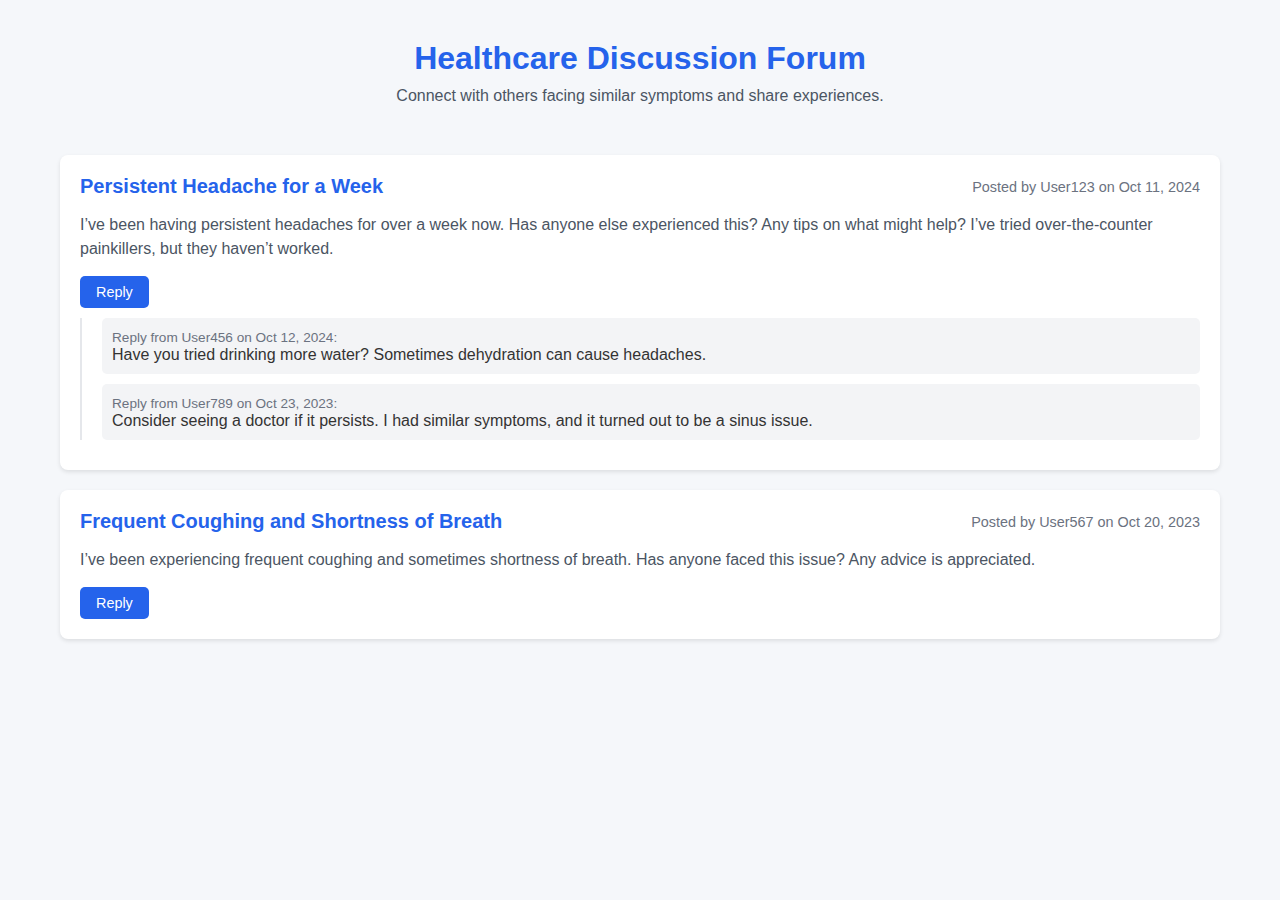
<file: forum.html>
<!DOCTYPE html>
<html lang="en">
<head>
    <meta charset="UTF-8">
    <meta name="viewport" content="width=device-width, initial-scale=1.0">
    <title>Healthcare Discussion Forum</title>
    <style>
        * {
            margin: 0;
            padding: 0;
            box-sizing: border-box;
            font-family: Arial, sans-serif;
        }

        body {
            background-color: #f5f7fa;
            color: #333;
        }

        .container {
            max-width: 1200px;
            margin: 0 auto;
            padding: 20px;
        }
        .header {
            text-align: center;
            padding: 20px;
        }

        .header h1 {
            color: #2563eb;
            font-size: 2rem;
        }

        .header p {
            color: #4b5563;
            margin-top: 10px;
        }

        .forum-container {
            display: flex;
            flex-direction: column;
            gap: 20px;
            margin-top: 30px;
        }

        .post-card {
            background: white;
            border-radius: 8px;
            box-shadow: 0 2px 4px rgba(0, 0, 0, 0.1);
            padding: 20px;
            transition: box-shadow 0.2s;
        }

        .post-card:hover {
            box-shadow: 0 4px 8px rgba(0, 0, 0, 0.15);
        }

        .post-header {
            display: flex;
            justify-content: space-between;
            align-items: center;
            margin-bottom: 15px;
        }

        .post-header h3 {
            color: #2563eb;
            font-size: 1.25rem;
        }

        .post-header span {
            color: #6b7280;
            font-size: 0.9rem;
        }

        .post-content {
            color: #4b5563;
            margin-bottom: 15px;
            line-height: 1.5;
        }

        .reply-button {
            background: #2563eb;
            color: white;
            padding: 8px 16px;
            border: none;
            border-radius: 5px;
            cursor: pointer;
            font-size: 0.9rem;
            transition: background-color 0.2s;
        }

        .reply-button:hover {
            background: #1d4ed8;
        }

        /* Reply Form */
        .reply-form {
            display: none;
            margin-top: 15px;
        }

        .reply-form textarea {
            width: 100%;
            padding: 10px;
            border: 1px solid #d1d5db;
            border-radius: 5px;
            resize: vertical;
            min-height: 80px;
            font-size: 0.9rem;
        }

        .reply-form button {
            margin-top: 10px;
            background: #2563eb;
            color: white;
            padding: 8px 16px;
            border: none;
            border-radius: 5px;
            cursor: pointer;
            font-size: 0.9rem;
        }

        .reply-form button:hover {
            background: #1d4ed8;
        }

        .replies {
            margin-top: 10px;
            padding-left: 20px;
            border-left: 2px solid #e5e7eb;
        }

        .reply {
            background: #f3f4f6;
            padding: 10px;
            border-radius: 5px;
            margin-bottom: 10px;
        }

        .reply span {
            color: #6b7280;
            font-size: 0.85rem;
        }

        /* Responsive */
        @media (max-width: 768px) {
            .header h1 {
                font-size: 1.5rem;
            }

            .post-header h3 {
                font-size: 1.1rem;
            }
        }
    </style>
</head>
<body>
    <div class="container">
        <div class="header">
            <h1>Healthcare Discussion Forum</h1>
            <p>Connect with others facing similar symptoms and share experiences.</p>
        </div>
        <div class="forum-container">
            <div class="post-card">
                <div class="post-header">
                    <h3>Persistent Headache for a Week</h3>
                    <span>Posted by User123 on Oct 11, 2024</span>
                </div>
                <div class="post-content">
                    I’ve been having persistent headaches for over a week now. Has anyone else experienced this?
                    Any tips on what might help? I’ve tried over-the-counter painkillers, but they haven’t worked.
                </div>
                <button class="reply-button" onclick="toggleReplyForm(this)">Reply</button>
                <div class="reply-form">
                    <textarea placeholder="Write your reply..."></textarea>
                    <button>Post Reply</button>
                </div>
                <div class="replies">
                    <div class="reply">
                        <span>Reply from User456 on Oct 12, 2024:</span>
                        <p>Have you tried drinking more water? Sometimes dehydration can cause headaches.</p>
                    </div>
                    <div class="reply">
                        <span>Reply from User789 on Oct 23, 2023:</span>
                        <p>Consider seeing a doctor if it persists. I had similar symptoms, and it turned out to be a sinus issue.</p>
                    </div>
                </div>
            </div>

            <div class="post-card">
                <div class="post-header">
                    <h3>Frequent Coughing and Shortness of Breath</h3>
                    <span>Posted by User567 on Oct 20, 2023</span>
                </div>
                <div class="post-content">
                    I’ve been experiencing frequent coughing and sometimes shortness of breath. Has anyone faced this issue? Any advice is appreciated.
                </div>
                <button class="reply-button" onclick="toggleReplyForm(this)">Reply</button>
                <div class="reply-form">
                    <textarea placeholder="Write your reply..."></textarea>
                    <button>Post Reply</button>
                </div>
            </div>
        </div>
    </div>

    <script>
        // JavaScript to toggle reply form
        function toggleReplyForm(button) {
            const replyForm = button.nextElementSibling;
            if (replyForm.style.display === "block") {
                replyForm.style.display = "none";
            } else {
                replyForm.style.display = "block";
            }
        }
    </script>
</body>
</html>
</file>
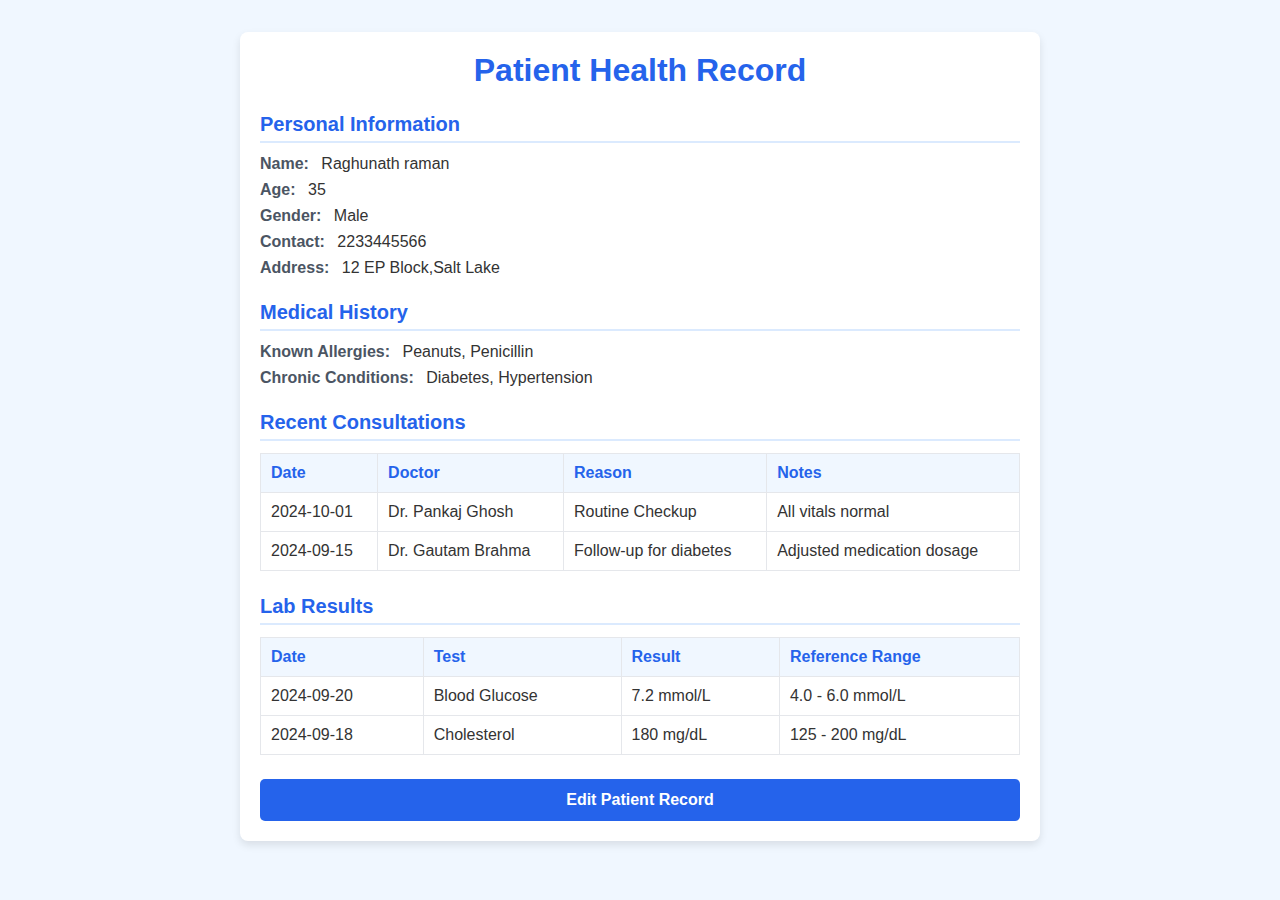
<file: records.html>
<!DOCTYPE html>
<html lang="en">
<head>
    <meta charset="UTF-8">
    <meta name="viewport" content="width=device-width, initial-scale=1.0">
    <title>Patient Health Record</title>
    <style>
        * {
            margin: 0;
            padding: 0;
            box-sizing: border-box;
            font-family: Arial, sans-serif;
        }

        body {
            background: #f0f7ff;
            color: #333;
            padding: 2rem;
        }

        .container {
            max-width: 800px;
            margin: 0 auto;
            background: #fff;
            padding: 20px;
            border-radius: 8px;
            box-shadow: 0 4px 8px rgba(0, 0, 0, 0.1);
        }

        h1 {
            text-align: center;
            color: #2563eb;
            margin-bottom: 1.5rem;
        }

        .section {
            margin-bottom: 1.5rem;
        }

        .section h2 {
            font-size: 1.25rem;
            color: #2563eb;
            margin-bottom: 0.75rem;
            border-bottom: 2px solid #dbeafe;
            padding-bottom: 5px;
        }

        .field {
            margin-bottom: 0.5rem;
        }

        .field-label {
            font-weight: bold;
            color: #4b5563;
        }

        .field-value {
            margin-left: 0.5rem;
            color: #333;
        }

        .btn {
            display: block;
            width: 100%;
            background: #2563eb;
            color: white;
            padding: 0.75rem;
            border-radius: 5px;
            text-align: center;
            text-decoration: none;
            font-weight: bold;
            margin-top: 1.5rem;
            transition: background-color 0.2s;
        }

        .btn:hover {
            background: #1d4ed8;
        }

        .table {
            width: 100%;
            border-collapse: collapse;
            margin-top: 0.5rem;
        }

        .table th, .table td {
            padding: 10px;
            border: 1px solid #e5e7eb;
            text-align: left;
            color: #333;
        }

        .table th {
            background: #f0f7ff;
            font-weight: bold;
            color: #2563eb;
        }
    </style>
</head>
<body>

<div class="container">
    <h1>Patient Health Record</h1>

    <div class="section">
        <h2>Personal Information</h2>
        <div class="field">
            <span class="field-label">Name:</span>
            <span class="field-value">Raghunath raman</span>
        </div>
        <div class="field">
            <span class="field-label">Age:</span>
            <span class="field-value">35</span>
        </div>
        <div class="field">
            <span class="field-label">Gender:</span>
            <span class="field-value">Male</span>
        </div>
        <div class="field">
            <span class="field-label">Contact:</span>
            <span class="field-value">2233445566</span>
        </div>
        <div class="field">
            <span class="field-label">Address:</span>
            <span class="field-value">12 EP Block,Salt Lake</span>
        </div>
    </div>

    <div class="section">
        <h2>Medical History</h2>
        <div class="field">
            <span class="field-label">Known Allergies:</span>
            <span class="field-value">Peanuts, Penicillin</span>
        </div>
        <div class="field">
            <span class="field-label">Chronic Conditions:</span>
            <span class="field-value">Diabetes, Hypertension</span>
        </div>
    </div>

    <div class="section">
        <h2>Recent Consultations</h2>
        <table class="table">
            <thead>
                <tr>
                    <th>Date</th>
                    <th>Doctor</th>
                    <th>Reason</th>
                    <th>Notes</th>
                </tr>
            </thead>
            <tbody>
                <tr>
                    <td>2024-10-01</td>
                    <td>Dr. Pankaj Ghosh</td>
                    <td>Routine Checkup</td>
                    <td>All vitals normal</td>
                </tr>
                <tr>
                    <td>2024-09-15</td>
                    <td>Dr. Gautam Brahma</td>
                    <td>Follow-up for diabetes</td>
                    <td>Adjusted medication dosage</td>
                </tr>
            </tbody>
        </table>
    </div>

    <div class="section">
        <h2>Lab Results</h2>
        <table class="table">
            <thead>
                <tr>
                    <th>Date</th>
                    <th>Test</th>
                    <th>Result</th>
                    <th>Reference Range</th>
                </tr>
            </thead>
            <tbody>
                <tr>
                    <td>2024-09-20</td>
                    <td>Blood Glucose</td>
                    <td>7.2 mmol/L</td>
                    <td>4.0 - 6.0 mmol/L</td>
                </tr>
                <tr>
                    <td>2024-09-18</td>
                    <td>Cholesterol</td>
                    <td>180 mg/dL</td>
                    <td>125 - 200 mg/dL</td>
                </tr>
            </tbody>
        </table>
    </div>

    <a href="editrecord.html" class="btn">Edit Patient Record</a>
</div>

</body>
</html>
</file>
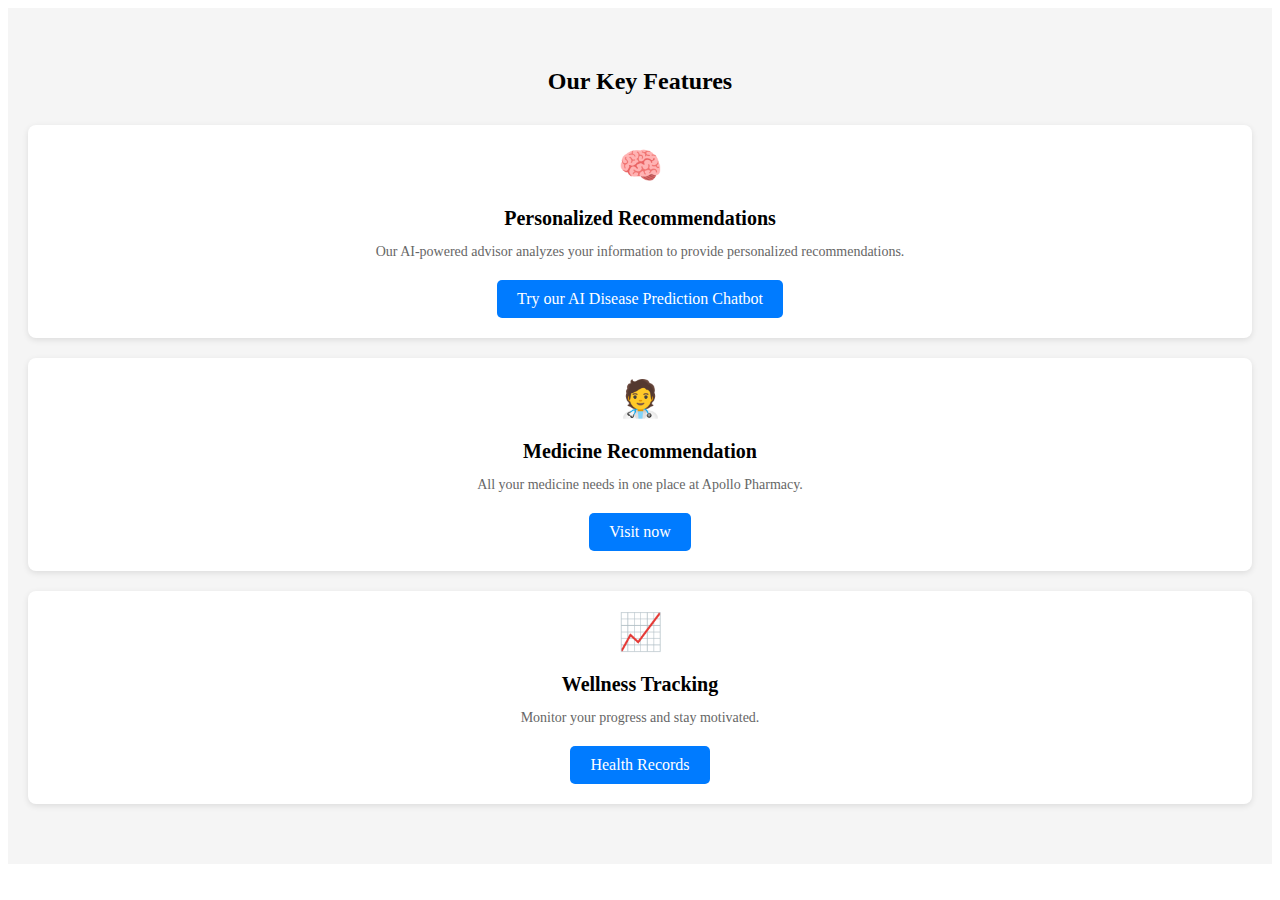
<file: services.html>
<!DOCTYPE html>
<html lang="en">
<head>
  <meta charset="UTF-8">
  <meta name="viewport" content="width=device-width, initial-scale=1.0">
  <title>E-Health Advisor - Services</title>
  <style>
    .services-section {
      background-color: #f5f5f5;
      padding: 40px 20px;
    }

    .services-title {
      text-align: center;
      margin-bottom: 30px;
    }

    .service-item {
      background-color: white;
      border-radius: 8px;
      box-shadow: 0 2px 6px rgba(0, 0, 0, 0.1);
      padding: 20px;
      text-align: center;
      margin-bottom: 20px;
      cursor: pointer;
      transition: transform 0.3s ease;
    }

    .service-item:hover {
      transform: translateY(-5px);
    }

    .service-icon {
      font-size: 36px;
      margin-bottom: 10px;
    }

    .service-title {
      font-size: 20px;
      margin-bottom: 10px;
    }

    .service-description {
      color: #666;
      font-size: 14px;
      margin-bottom: 20px;
    }

    .service-button {
      display: inline-block;
      background-color: #007bff;
      color: white;
      padding: 10px 20px;
      border-radius: 5px;
      text-decoration: none;
      transition: background-color 0.3s ease;
    }

    .service-button:hover {
      background-color: #0056b3;
    }
  </style>
</head>
<body>
  <section class="services-section">
    <h2 class="services-title">Our Key Features</h2>
    
    <div class="service-item" id="personalized-recommendations">
      <div class="service-icon">🧠</div>
      <h3 class="service-title">Personalized Recommendations</h3>
      <p class="service-description">Our AI-powered advisor analyzes your information to provide personalized recommendations.</p>
      <a href="chatbot.html" class="service-button">Try our AI Disease Prediction Chatbot</a>
    </div>

    <div class="service-item" id="virtual-consultations">
      <div class="service-icon">🧑‍⚕️</div>
      <h3 class="service-title">Medicine Recommendation</h3>
      <p class="service-description">All your medicine needs in one place at Apollo Pharmacy.</p>
      <a href="https://www.apollopharmacy.in/" class="service-button">Visit now</a>
    </div>

    <div class="service-item" id="wellness-tracking">
      <div class="service-icon">📈</div>
      <h3 class="service-title">Wellness Tracking</h3>
      <p class="service-description">Monitor your progress and stay motivated.</p>
      <a href="records.html" class="service-button">Health Records</a>
    </div>
  </section>

  <script>w
    const serviceItems = document.querySelectorAll('.service-item');

    serviceItems.forEach((item) => {
      item.addEventListener('click', () => {
        const targetId = item.getAttribute('id');
        const targetElement = document.getElementById(targetId);
        targetElement.scrollIntoView({ behavior: 'smooth' });
      });
    });
  </script>
</body>
</html>
</file>
